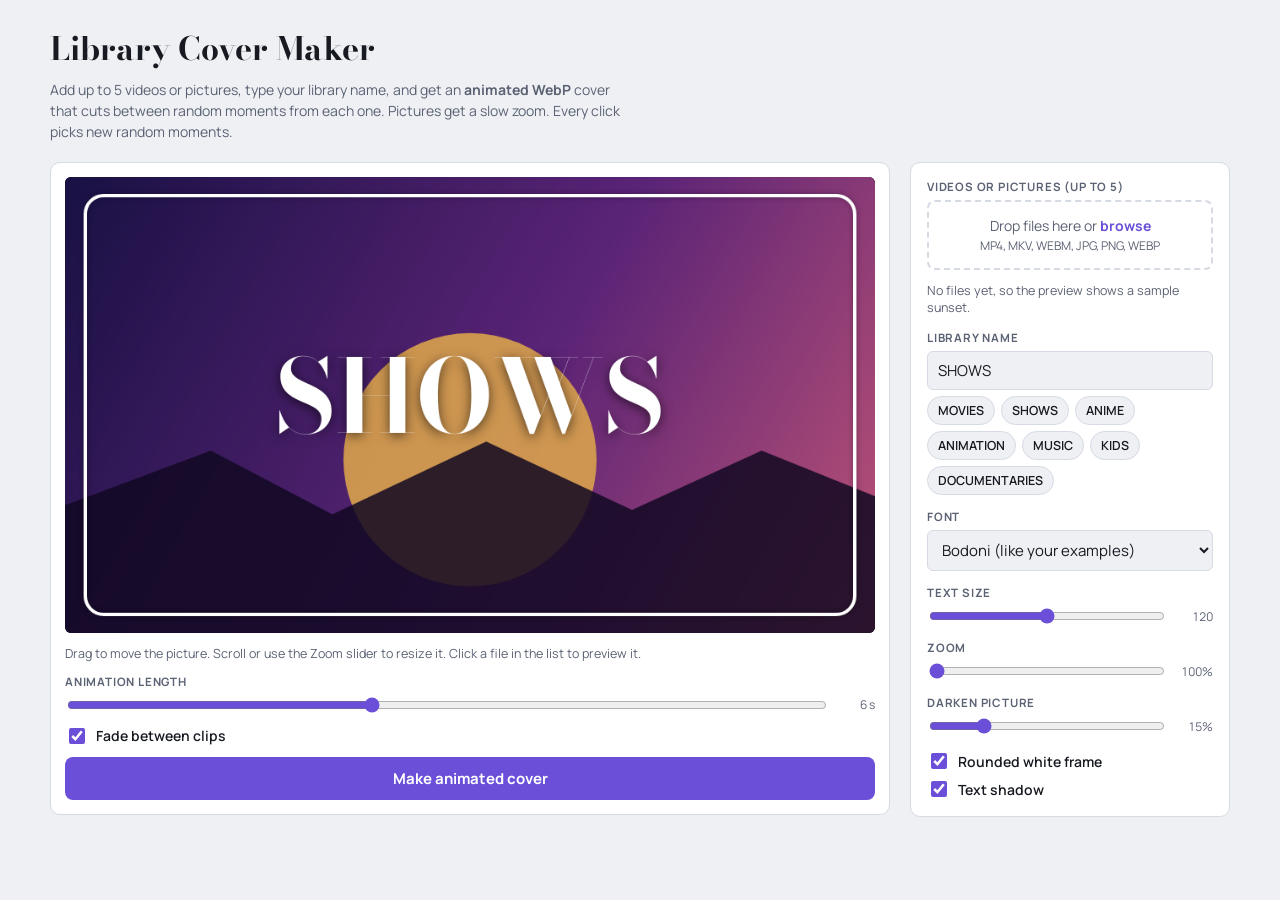
<file: tools/cover-maker/index.html>
<!doctype html>
<html lang="en">
<head>
<meta charset="utf-8">
<meta name="viewport" content="width=device-width, initial-scale=1, viewport-fit=cover">
<style>
body { margin: 0; font-size: 14px; }
img { max-width: 100%; }
[hidden] { display: none !important; }
</style>
<title>Library Cover Maker</title>
<meta name="claude:viewport-fit-sides" content="cover">
<link rel="preconnect" href="https://fonts.googleapis.com">
<link rel="preconnect" href="https://fonts.gstatic.com" crossorigin>
<link rel="stylesheet" href="https://fonts.googleapis.com/css2?family=Bodoni+Moda:wght@500;700&family=Playfair+Display:wght@600;800&family=Cinzel:wght@600;800&family=Bebas+Neue&family=Oswald:wght@500;700&family=Manrope:wght@400;600;700&display=swap">
<style>
/* Layout: one working bench — large live preview on the left, a narrow control rail on the right; stacks on phones. */
:root {
  --bg: #eef0f4;
  --panel: #ffffff;
  --fg: #171a21;
  --muted: #5b6273;
  --line: #d6dae3;
  --accent: #6b4fd8;   /* Jellyfin-adjacent violet */
  --accent-fg: #ffffff;
  --body: "Manrope", system-ui, sans-serif;
  --display: "Bodoni Moda", "Didot", Georgia, serif;
}
@media (prefers-color-scheme: dark) { :root:not([data-theme="light"]) {
  --bg: #101219; --panel: #181b24; --fg: #e9ebf1; --muted: #9aa1b2; --line: #2a2f3c; --accent: #9b84ff; --accent-fg: #120d2a; color-scheme: dark } }
:root[data-theme="dark"] {
  --bg: #101219; --panel: #181b24; --fg: #e9ebf1; --muted: #9aa1b2; --line: #2a2f3c; --accent: #9b84ff; --accent-fg: #120d2a; color-scheme: dark }

body { background: var(--bg); color: var(--fg); font-family: var(--body); }
.wrap { max-width: 1180px; margin: 0 auto; padding-block: 24px 40px;
  padding-left: max(16px, env(safe-area-inset-left, 0px)); padding-right: max(16px, env(safe-area-inset-right, 0px)); }
header h1 { font-family: var(--display); font-weight: 700; font-size: 2rem; margin: 0; text-wrap: balance; }
header p { color: var(--muted); margin: 6px 0 0; max-width: 65ch; line-height: 1.5; }
.bench { display: grid; grid-template-columns: minmax(0, 1fr) 320px; gap: 20px; margin-top: 20px; align-items: start; }
@media (max-width: 860px) { .bench { grid-template-columns: minmax(0,1fr); } }

.stage { background: var(--panel); border: 1px solid var(--line); border-radius: 10px; padding: 14px; display: grid; gap: 12px; min-width: 0; }
canvas { width: 100%; max-width: 100%; aspect-ratio: 16 / 9; display: block; border-radius: 6px; background: #000; touch-action: none; cursor: grab; }
canvas:active { cursor: grabbing; }
.hint { color: var(--muted); font-size: 12.5px; margin: 0; }

.rail { background: var(--panel); border: 1px solid var(--line); border-radius: 10px; padding: 16px; display: grid; gap: 14px; min-width: 0; }
.group { display: grid; gap: 6px; }
label, .lbl { font-size: 11.5px; font-weight: 700; letter-spacing: .07em; text-transform: uppercase; color: var(--muted); }
input[type=text], select { font: inherit; font-size: 15px; padding: 8px 10px; border-radius: 6px; border: 1px solid var(--line); background: var(--bg); color: var(--fg); width: 100%; box-sizing: border-box; }
input[type=range] { width: 100%; accent-color: var(--accent); }
.row { display: flex; align-items: center; gap: 8px; }
.row output { font-variant-numeric: tabular-nums; font-size: 12px; color: var(--muted); min-width: 3.2em; text-align: right; }
.check { display: flex; align-items: center; gap: 8px; font-size: 14px; text-transform: none; letter-spacing: 0; font-weight: 600; color: var(--fg); }
.check input { accent-color: var(--accent); width: 16px; height: 16px; }
.drop { border: 2px dashed var(--line); border-radius: 8px; padding: 14px; text-align: center; font-size: 14px; color: var(--muted); cursor: pointer; }
.drop.over { border-color: var(--accent); color: var(--fg); }
.drop strong { color: var(--accent); }
.sources { display: grid; gap: 6px; margin: 0; padding: 0; list-style: none; }
.sources li { display: flex; align-items: center; gap: 8px; padding: 6px 8px; border: 1px solid var(--line); border-radius: 6px; background: var(--bg); font-size: 13px; cursor: pointer; }
.sources li.active { border-color: var(--accent); }
.sources .n { font-weight: 700; color: var(--accent); font-variant-numeric: tabular-nums; }
.sources .name { flex: 1; min-width: 0; overflow: hidden; text-overflow: ellipsis; white-space: nowrap; }
.sources .kind { font-size: 11px; color: var(--muted); text-transform: uppercase; letter-spacing: .06em; }
.sources button { font: inherit; border: 0; background: none; color: var(--muted); cursor: pointer; font-size: 16px; line-height: 1; padding: 2px 4px; border-radius: 4px; }
.sources button:hover { color: var(--fg); }
.presets { display: flex; flex-wrap: wrap; gap: 6px; }
.presets button { font: inherit; font-size: 12.5px; font-weight: 600; padding: 5px 10px; border-radius: 999px; border: 1px solid var(--line); background: var(--bg); color: var(--fg); cursor: pointer; }
.presets button:hover { border-color: var(--accent); }
.primary { font: inherit; font-weight: 700; font-size: 15px; padding: 11px 14px; border-radius: 8px; border: 0; background: var(--accent); color: var(--accent-fg); cursor: pointer; }
.primary:disabled { opacity: .7; cursor: progress; }
button:focus-visible, input:focus-visible, select:focus-visible, .drop:focus-visible, .sources li:focus-visible { outline: 2px solid var(--accent); outline-offset: 2px; }

.result { display: grid; gap: 10px; }
.dl { display: block; text-align: center; text-decoration: none; }
.result img { width: 100%; max-width: 100%; border-radius: 6px; border: 1px solid var(--line); }
.howto { font-size: 14px; line-height: 1.55; margin: 0; padding-left: 1.2em; }
.howto li + li { margin-top: 4px; }
</style>

<div class="wrap">
  <header>
    <h1>Library Cover Maker</h1>
    <p>Add up to 5 videos or pictures, type your library name, and get an <strong>animated WebP</strong> cover that cuts between random moments from each one. Pictures get a slow zoom. Every click picks new random moments.</p>
  </header>

  <div class="bench">
    <section class="stage">
      <canvas id="cv" width="960" height="540" aria-label="Cover preview"></canvas>
      <p class="hint">Drag to move the picture. Scroll or use the Zoom slider to resize it. Click a file in the list to preview it.</p>

      <div class="result">
        <div class="group">
          <label for="len">Animation length</label>
          <div class="row"><input id="len" type="range" min="2" max="12" step="1" value="6"><output id="lenOut">6 s</output></div>
        </div>
        <label class="check"><input id="fade" type="checkbox" checked> Fade between clips</label>
        <button class="primary" id="make">Make animated cover</button>
        <p class="hint" id="err" hidden></p>
        <div id="out" hidden>
          <ol class="howto">
            <li>Click <strong>Download animated cover</strong> (or right-click the animation → Save image as…).</li>
            <li>In Jellyfin, right-click the library → <strong>Edit images</strong> → upload it with type <strong>Logo</strong>.</li>
            <li>Add the CSS from the chat for that library, then press Ctrl+F5.</li>
          </ol>
          <p class="hint" id="outInfo"></p>
          <a class="primary dl" id="dl" href="#" download="cover.webp">Download animated cover</a>
          <img id="outImg" alt="Finished animated cover, ready to save">
        </div>
      </div>
    </section>

    <aside class="rail">
      <div class="group">
        <span class="lbl">Videos or pictures (up to 5)</span>
        <div class="drop" id="drop" tabindex="0" role="button">Drop files here or <strong>browse</strong><br><span style="font-size:12px">MP4, MKV, WEBM, JPG, PNG, WEBP</span></div>
        <input type="file" id="file" accept="image/*,video/*" multiple hidden>
        <ul class="sources" id="sources"></ul>
        <p class="hint" id="srcHint">No files yet, so the preview shows a sample sunset.</p>
      </div>

      <div class="group">
        <label for="title">Library name</label>
        <input id="title" type="text" value="SHOWS" autocomplete="off">
        <div class="presets" id="presets">
          <button type="button">MOVIES</button><button type="button">SHOWS</button><button type="button">ANIME</button>
          <button type="button">ANIMATION</button><button type="button">MUSIC</button><button type="button">KIDS</button>
          <button type="button">DOCUMENTARIES</button>
        </div>
      </div>

      <div class="group">
        <label for="font">Font</label>
        <select id="font">
          <option value="700|Bodoni Moda">Bodoni (like your examples)</option>
          <option value="800|Playfair Display">Playfair Display</option>
          <option value="800|Cinzel">Cinzel</option>
          <option value="400|Bebas Neue">Bebas Neue</option>
          <option value="700|Oswald">Oswald</option>
        </select>
      </div>

      <div class="group">
        <label for="size">Text size</label>
        <div class="row"><input id="size" type="range" min="40" max="200" value="120"><output id="sizeOut"></output></div>
      </div>
      <div class="group">
        <label for="zoom">Zoom</label>
        <div class="row"><input id="zoom" type="range" min="100" max="300" value="100"><output id="zoomOut"></output></div>
      </div>
      <div class="group">
        <label for="dim">Darken picture</label>
        <div class="row"><input id="dim" type="range" min="0" max="70" value="15"><output id="dimOut"></output></div>
      </div>

      <div class="group">
        <label class="check"><input id="border" type="checkbox" checked> Rounded white frame</label>
        <label class="check"><input id="shadow" type="checkbox" checked> Text shadow</label>
      </div>
    </aside>
  </div>
</div>

<script>
(() => {
  const W = 960, H = 540, MAX_FILES = 5;
  const cv = document.getElementById('cv'), ctx = cv.getContext('2d');
  const $ = id => document.getElementById(id);
  // sources: { el, isVideo, name, url }
  const state = { sources: [], active: 0, ox: 0, oy: 0 };

  // Sample background so the tool opens in a working state.
  const sample = document.createElement('canvas'); sample.width = W; sample.height = H;
  (() => {
    const s = sample.getContext('2d');
    const g = s.createLinearGradient(0, 0, W, H);
    g.addColorStop(0, '#1d1450'); g.addColorStop(.55, '#6b2a8c'); g.addColorStop(1, '#e0628a');
    s.fillStyle = g; s.fillRect(0, 0, W, H);
    s.fillStyle = 'rgba(255,190,90,.9)'; s.beginPath(); s.arc(W * .5, H * .62, 150, 0, Math.PI * 2); s.fill();
    s.fillStyle = 'rgba(20,10,40,.85)';
    s.beginPath(); s.moveTo(0, H); s.lineTo(0, H*.72); s.lineTo(W*.18, H*.6); s.lineTo(W*.33, H*.74); s.lineTo(W*.52, H*.58); s.lineTo(W*.7, H*.73); s.lineTo(W*.86, H*.6); s.lineTo(W, H*.7); s.lineTo(W, H); s.fill();
  })();
  const sampleSource = { el: sample, isVideo: false, name: 'sample' };

  const activeSource = () => state.sources[state.active] || sampleSource;
  function srcSize(s) {
    if (s.isVideo) return [s.el.videoWidth, s.el.videoHeight];
    return [s.el.naturalWidth || s.el.width, s.el.naturalHeight || s.el.height];
  }

  function roundRect(x, y, w, h, r) {
    ctx.beginPath();
    ctx.moveTo(x + r, y); ctx.arcTo(x + w, y, x + w, y + h, r); ctx.arcTo(x + w, y + h, x, y + h, r);
    ctx.arcTo(x, y + h, x, y, r); ctx.arcTo(x, y, x + w, y, r); ctx.closePath();
  }

  function draw(src, zoomMul) {
    if (!src || !src.el) src = activeSource();
    if (typeof zoomMul !== 'number') zoomMul = 1;
    const [sw, sh] = srcSize(src);
    ctx.clearRect(0, 0, W, H);
    ctx.fillStyle = '#000'; ctx.fillRect(0, 0, W, H);
    if (sw && sh) {
      const zoom = $('zoom').value / 100 * zoomMul;
      const scale = Math.max(W / sw, H / sh) * zoom;
      const dw = sw * scale, dh = sh * scale;
      // clamp pan so the picture always covers the frame
      const mx = (dw - W) / 2, my = (dh - H) / 2;
      const ox = Math.max(-mx, Math.min(mx, state.ox)), oy = Math.max(-my, Math.min(my, state.oy));
      ctx.drawImage(src.el, (W - dw) / 2 + ox, (H - dh) / 2 + oy, dw, dh);
    }
    const dim = $('dim').value / 100;
    if (dim) { ctx.fillStyle = `rgba(0,0,0,${dim})`; ctx.fillRect(0, 0, W, H); }

    if ($('border').checked) {
      ctx.save();
      ctx.shadowColor = 'rgba(0,0,0,.35)'; ctx.shadowBlur = 6;
      ctx.strokeStyle = '#fff'; ctx.lineWidth = 4;
      roundRect(24, 22, W - 48, H - 44, 22); ctx.stroke();
      ctx.restore();
    }

    const [weight, family] = $('font').value.split('|');
    const text = ($('title').value || '').toUpperCase();
    let size = +$('size').value;
    ctx.font = `${weight} ${size}px "${family}", Georgia, serif`;
    const maxW = W - 120;
    const tw = ctx.measureText(text).width;
    if (tw > maxW) { size = Math.floor(size * maxW / tw); ctx.font = `${weight} ${size}px "${family}", Georgia, serif`; }
    ctx.textAlign = 'center'; ctx.textBaseline = 'middle';
    ctx.save();
    if ($('shadow').checked) { ctx.shadowColor = 'rgba(0,0,0,.6)'; ctx.shadowBlur = 14; ctx.shadowOffsetY = 3; }
    ctx.fillStyle = '#fff';
    ctx.fillText(text, W / 2, H / 2 + size * 0.04);
    ctx.restore();

    $('sizeOut').textContent = $('size').value;
    $('zoomOut').textContent = $('zoom').value + '%';
    $('dimOut').textContent = $('dim').value + '%';
    $('lenOut').textContent = $('len').value + ' s';
  }
  const redraw = () => draw();

  // Fonts load async; redraw once each is ready.
  const fams = ['700 20px "Bodoni Moda"', '800 20px "Playfair Display"', '800 20px "Cinzel"', '400 20px "Bebas Neue"', '700 20px "Oswald"'];
  Promise.all(fams.map(f => document.fonts.load(f).catch(() => {}))).then(redraw);
  redraw();

  // Controls
  ['title', 'size', 'zoom', 'dim', 'len'].forEach(id => $(id).addEventListener('input', redraw));
  ['font', 'border', 'shadow'].forEach(id => $(id).addEventListener('change', redraw));
  $('presets').addEventListener('click', e => { if (e.target.tagName === 'BUTTON') { $('title').value = e.target.textContent; redraw(); } });

  // ---- Source files ----
  const drop = $('drop'), file = $('file');
  drop.addEventListener('click', () => file.click());
  drop.addEventListener('keydown', e => { if (e.key === 'Enter' || e.key === ' ') { e.preventDefault(); file.click(); } });
  drop.addEventListener('dragover', e => { e.preventDefault(); drop.classList.add('over'); });
  drop.addEventListener('dragleave', () => drop.classList.remove('over'));
  drop.addEventListener('drop', e => { e.preventDefault(); drop.classList.remove('over'); addFiles(e.dataTransfer.files); });
  file.addEventListener('change', () => { addFiles(file.files); file.value = ''; });
  document.addEventListener('paste', e => {
    const files = [...(e.clipboardData?.items || [])].filter(i => i.type.startsWith('image/')).map(i => i.getAsFile());
    if (files.length) addFiles(files);
  });

  const isVideoFile = f => f.type.startsWith('video/') || /\.(mkv|mp4|webm|mov|m4v)$/i.test(f.name);
  const randomTime = (v, len = 0) => Math.random() * Math.max(0, v.duration - len);

  function seekTo(v, t) {
    return new Promise(res => {
      const done = () => { clearTimeout(timer); res(); };
      const timer = setTimeout(done, 3000);
      v.addEventListener('seeked', done, { once: true });
      v.currentTime = t;
    });
  }

  function loadOne(f) {
    const url = URL.createObjectURL(f);
    const name = f.name || 'pasted image';
    return new Promise(resolve => {
      if (isVideoFile(f)) {
        const v = document.createElement('video');
        v.muted = true; v.playsInline = true; v.preload = 'auto'; v.src = url;
        v.addEventListener('loadeddata', async () => {
          await seekTo(v, randomTime(v));
          resolve({ el: v, isVideo: true, name, url });
        }, { once: true });
        v.addEventListener('error', () => { URL.revokeObjectURL(url); resolve({ error: `${name}: your browser can’t play this video. Try an MP4.` }); }, { once: true });
      } else {
        const img = new Image();
        img.onload = () => resolve({ el: img, isVideo: false, name, url });
        img.onerror = () => { URL.revokeObjectURL(url); resolve({ error: `${name}: not a picture this browser can open.` }); };
        img.src = url;
      }
    });
  }

  async function addFiles(list) {
    const files = [...list].filter(f => f && (f.type.startsWith('image/') || isVideoFile(f)));
    const room = MAX_FILES - state.sources.length;
    const msgs = [];
    if (files.length > room) msgs.push(room > 0 ? `Only the first ${room} file(s) were added (the limit is ${MAX_FILES}).` : `You already have ${MAX_FILES} files. Remove one to add another.`);
    $('srcHint').textContent = 'Loading…';
    for (const f of files.slice(0, Math.max(0, room))) {
      const s = await loadOne(f);
      if (s.error) msgs.push(s.error);
      else { state.sources.push(s); state.active = state.sources.length - 1; }
    }
    renderSources(msgs);
    redraw();
  }

  function removeSource(i) {
    const [s] = state.sources.splice(i, 1);
    if (s?.url) URL.revokeObjectURL(s.url);
    state.active = Math.min(state.active, Math.max(0, state.sources.length - 1));
    renderSources([]);
    redraw();
  }

  function renderSources(msgs) {
    const ul = $('sources');
    ul.innerHTML = '';
    state.sources.forEach((s, i) => {
      const li = document.createElement('li');
      li.tabIndex = 0;
      if (i === state.active) li.classList.add('active');
      li.innerHTML = `<span class="n">${i + 1}</span><span class="name"></span><span class="kind">${s.isVideo ? 'video' : 'picture'}</span><button type="button" aria-label="Remove">×</button>`;
      li.querySelector('.name').textContent = s.name;
      li.addEventListener('click', e => {
        if (e.target.tagName === 'BUTTON') { removeSource(i); return; }
        state.active = i; renderSources([]); redraw();
      });
      li.addEventListener('keydown', e => { if (e.key === 'Enter') { state.active = i; renderSources([]); redraw(); } });
      ul.appendChild(li);
    });
    const n = state.sources.length;
    const base = n ? `${n} of ${MAX_FILES} files. The animation uses a random moment from each.` : 'No files yet, so the preview shows a sample sunset.';
    $('srcHint').textContent = [base, ...msgs].join(' ');
    drop.hidden = n >= MAX_FILES;
  }

  // Drag to pan, wheel to zoom
  let drag = null;
  cv.addEventListener('pointerdown', e => { drag = { x: e.clientX, y: e.clientY, ox: state.ox, oy: state.oy }; cv.setPointerCapture(e.pointerId); });
  cv.addEventListener('pointermove', e => {
    if (!drag) return;
    const k = W / cv.getBoundingClientRect().width;
    state.ox = drag.ox + (e.clientX - drag.x) * k; state.oy = drag.oy + (e.clientY - drag.y) * k; redraw();
  });
  cv.addEventListener('pointerup', () => drag = null);
  cv.addEventListener('wheel', e => {
    e.preventDefault();
    const z = $('zoom'); z.value = Math.max(100, Math.min(300, +z.value - Math.sign(e.deltaY) * 10)); redraw();
  }, { passive: false });

  // ---- Animated WebP export ----
  // Each frame is encoded by the browser as a still WebP, then the frames are
  // packed into one animated WebP (VP8X + ANIM + ANMF chunks).
  const OW = 640, OH = 360, FPS = 12, FADE = 4;

  const concat = arrs => {
    const out = new Uint8Array(arrs.reduce((n, a) => n + a.length, 0));
    let p = 0; for (const a of arrs) { out.set(a, p); p += a.length; }
    return out;
  };
  const le = (n, bytes) => { const a = []; for (let i = 0; i < bytes; i++) a.push((n >>> (8 * i)) & 255); return a; };
  const ascii = s => new Uint8Array([...s].map(c => c.charCodeAt(0)));
  const chunk = (id, payload) => {
    const out = new Uint8Array(8 + payload.length + (payload.length & 1));
    out.set(ascii(id), 0); out.set(le(payload.length, 4), 4); out.set(payload, 8);
    return out;
  };
  function frameChunks(u8) {
    const parts = []; let p = 12;
    while (p + 8 <= u8.length) {
      const id = String.fromCharCode(u8[p], u8[p + 1], u8[p + 2], u8[p + 3]);
      const sz = (u8[p + 4] | u8[p + 5] << 8 | u8[p + 6] << 16 | u8[p + 7] << 24) >>> 0;
      const end = p + 8 + sz + (sz & 1);
      if (id === 'ALPH' || id === 'VP8 ' || id === 'VP8L') parts.push({ id, data: u8.subarray(p, end) });
      p = end;
    }
    return parts;
  }
  function muxWebP(frames, w, h, ms, alpha) {
    const vp8x = chunk('VP8X', new Uint8Array([(alpha ? 0x10 : 0) | 0x02, 0, 0, 0, ...le(w - 1, 3), ...le(h - 1, 3)]));
    const anim = chunk('ANIM', new Uint8Array([0, 0, 0, 0, 0, 0])); // black bg, loop forever
    const anmf = frames.map(f => chunk('ANMF', concat([
      new Uint8Array([...le(0, 3), ...le(0, 3), ...le(w - 1, 3), ...le(h - 1, 3), ...le(ms, 3), 0x02]), f
    ])));
    const body = concat([ascii('WEBP'), vp8x, anim, ...anmf]);
    return new Blob([concat([ascii('RIFF'), new Uint8Array(le(body.length, 4)), body])], { type: 'image/webp' });
  }

  $('make').addEventListener('click', async () => {
    const btn = $('make'), err = $('err');
    btn.disabled = true; err.hidden = true;
    const len = +$('len').value, total = Math.round(len * FPS), ms = Math.round(1000 / FPS);
    const list = state.sources.length ? state.sources : [sampleSource];
    const k = list.length;
    const fade = $('fade').checked && k > 1;
    // Split the frames evenly between the files; the last one takes any remainder.
    const counts = list.map((_, i) => i < k - 1 ? Math.floor(total / k) : total - Math.floor(total / k) * (k - 1));

    const oc = document.createElement('canvas'); oc.width = OW; oc.height = OH;
    const octx = oc.getContext('2d');
    const prev = document.createElement('canvas'); prev.width = OW; prev.height = OH;
    const pctx = prev.getContext('2d');
    const frames = []; let alpha = false, made = 0;

    try {
      for (let s = 0; s < k; s++) {
        const src = list[s], n = counts[s];
        const start = src.isVideo ? randomTime(src.el, n / FPS) : 0;
        for (let i = 0; i < n; i++) {
          if (src.isVideo) { await seekTo(src.el, start + i / FPS); draw(src, 1); }
          else if (k === 1) draw(src, 1 + 0.12 * (1 - Math.cos(2 * Math.PI * i / n)) / 2); // zoom in and back out, loops cleanly
          else draw(src, 1 + 0.12 * i / n); // slow push-in

          octx.globalAlpha = 1;
          octx.drawImage(cv, 0, 0, OW, OH);
          if (fade && s > 0 && i < FADE) {
            octx.globalAlpha = 1 - (i + 1) / (FADE + 1);
            octx.drawImage(prev, 0, 0);
            octx.globalAlpha = 1;
          }

          const url = oc.toDataURL('image/webp', 0.78);
          if (!url.startsWith('data:image/webp')) throw new Error('nowebp');
          const bin = atob(url.slice(url.indexOf(',') + 1));
          const parts = frameChunks(Uint8Array.from(bin, c => c.charCodeAt(0)));
          if (parts.some(c => c.id === 'ALPH')) alpha = true;
          frames.push(concat(parts.map(c => c.data)));
          made++;
          btn.textContent = `Making frame ${made} of ${total}…`;
          await new Promise(r => setTimeout(r, 0));
        }
        pctx.drawImage(oc, 0, 0); // remember this clip's last frame for the next fade
      }
      const blob = muxWebP(frames, OW, OH, ms, alpha);
      const img = $('outImg');
      if (img.src.startsWith('blob:')) URL.revokeObjectURL(img.src);
      img.src = URL.createObjectURL(blob);
      $('dl').href = img.src;
      $('dl').download = (($('title').value || 'cover').trim().toLowerCase().replace(/[^a-z0-9]+/g, '-') || 'cover') + '.webp';
      $('outInfo').textContent = `${OW}×${OH}, ${len} seconds, ${k} clip${k > 1 ? 's' : ''}, ${(blob.size / 1024 / 1024).toFixed(1)} MB. Click Make again for different random moments.`;
      $('out').hidden = false;
      img.scrollIntoView({ behavior: matchMedia('(prefers-reduced-motion: reduce)').matches ? 'auto' : 'smooth', block: 'nearest' });
    } catch (e) {
      err.textContent = e.message === 'nowebp'
        ? 'This browser can’t make WebP images. Open this page in Edge, Chrome or Firefox.'
        : 'Something went wrong making the animation: ' + e.message;
      err.hidden = false;
    } finally {
      btn.disabled = false; btn.textContent = 'Make animated cover';
      redraw();
    }
  });
})();
</script>

</body>
</html>
</file>
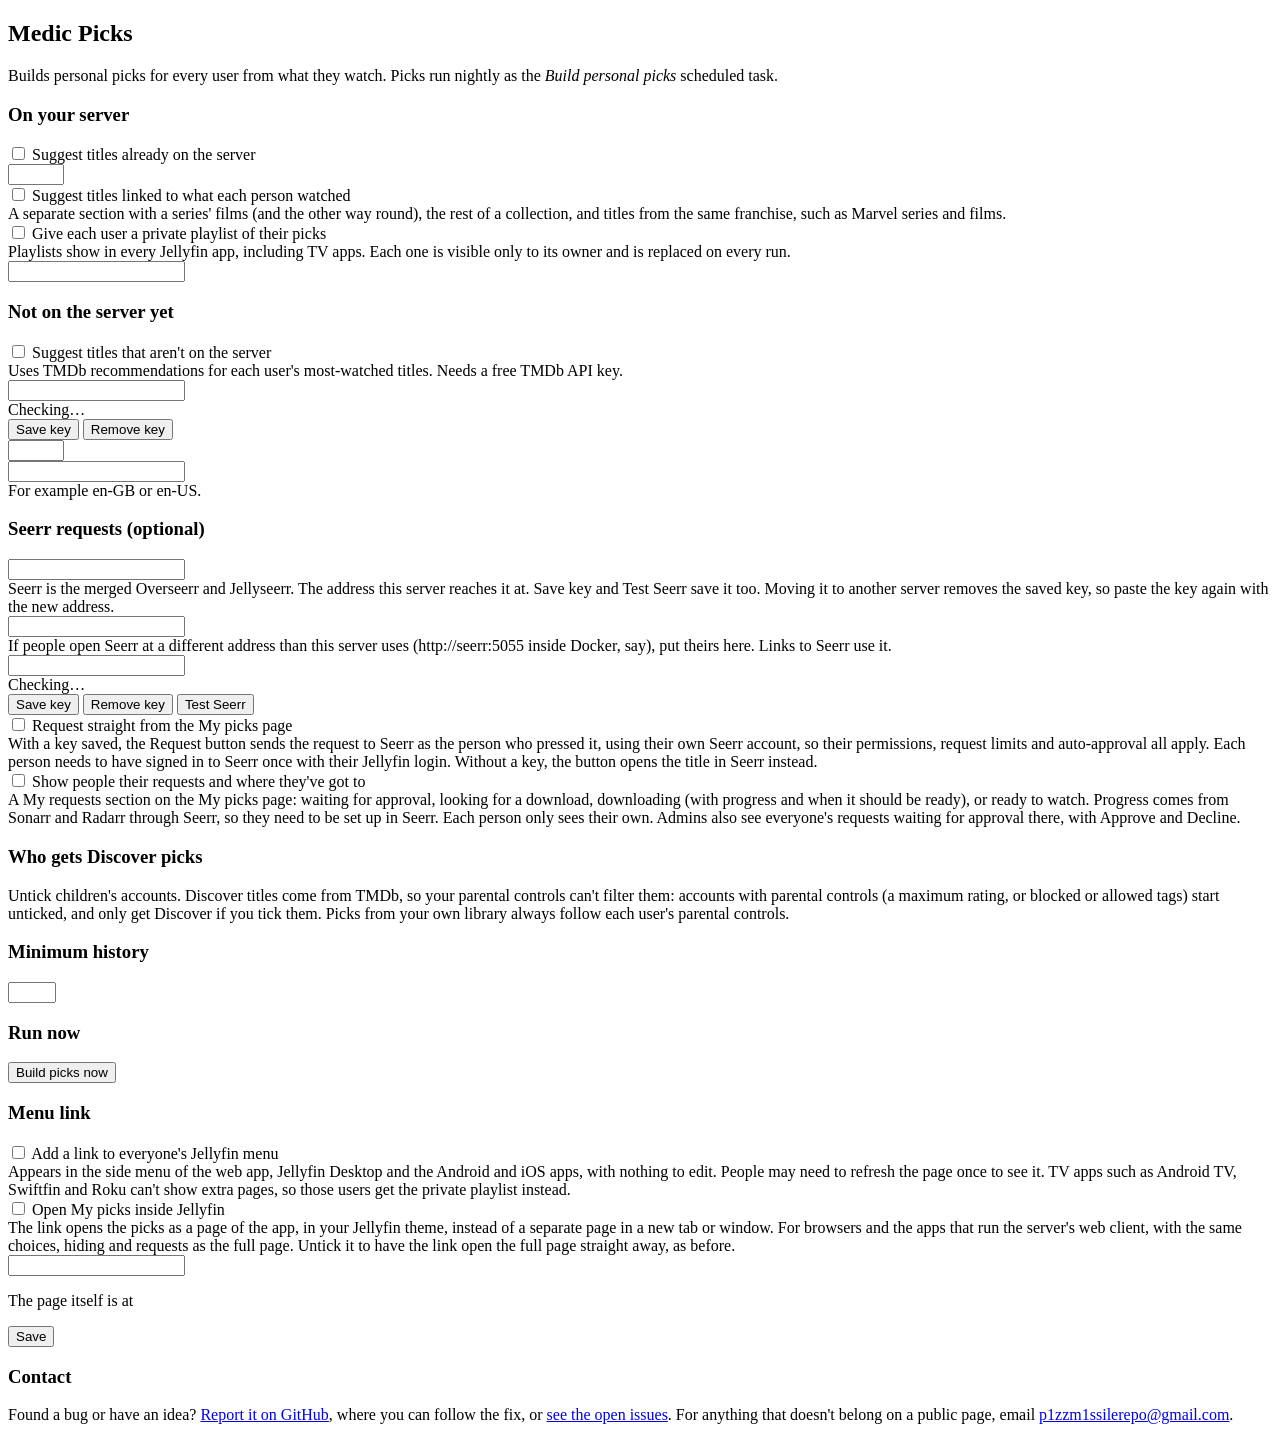
<file: Jellyfin.Plugin.MedicPicks/Configuration/configPage.html>
<!DOCTYPE html>
<html lang="en">
<head>
    <meta charset="utf-8">
    <title>Medic Picks</title>
</head>
<body>
<div id="MedicPicksConfigPage" data-role="page" class="page type-interior pluginConfigurationPage"
     data-require="emby-input,emby-button,emby-select,emby-checkbox">
    <div data-role="content">
        <div class="content-primary">
            <h2 class="sectionTitle">Medic Picks</h2>
            <p>Builds personal picks for every user from what they watch. Picks run nightly as the
               <em>Build personal picks</em> scheduled task.</p>

            <form id="MedicPicksConfigForm">
                <h3>On your server</h3>
                <div class="checkboxContainer checkboxContainer-withDescription">
                    <label>
                        <input is="emby-checkbox" type="checkbox" id="EnableLibraryPicks" />
                        <span>Suggest titles already on the server</span>
                    </label>
                </div>
                <div class="inputContainer">
                    <input is="emby-input" type="number" id="LibraryPickCount" min="1" max="100" label="Picks per user" />
                </div>
                <div class="checkboxContainer checkboxContainer-withDescription">
                    <label>
                        <input is="emby-checkbox" type="checkbox" id="EnableLinkedPicks" />
                        <span>Suggest titles linked to what each person watched</span>
                    </label>
                    <div class="fieldDescription checkboxFieldDescription">
                        A separate section with a series' films (and the other way round), the rest of a collection,
                        and titles from the same franchise, such as Marvel series and films.
                    </div>
                </div>
                <div class="checkboxContainer checkboxContainer-withDescription">
                    <label>
                        <input is="emby-checkbox" type="checkbox" id="CreatePlaylists" />
                        <span>Give each user a private playlist of their picks</span>
                    </label>
                    <div class="fieldDescription checkboxFieldDescription">
                        Playlists show in every Jellyfin app, including TV apps. Each one is visible only to its owner
                        and is replaced on every run.
                    </div>
                </div>
                <div class="inputContainer">
                    <input is="emby-input" type="text" id="PlaylistName" label="Playlist name" />
                </div>

                <h3>Not on the server yet</h3>
                <div class="checkboxContainer checkboxContainer-withDescription">
                    <label>
                        <input is="emby-checkbox" type="checkbox" id="EnableDiscover" />
                        <span>Suggest titles that aren't on the server</span>
                    </label>
                    <div class="fieldDescription checkboxFieldDescription">
                        Uses TMDb recommendations for each user's most-watched titles. Needs a free TMDb API key.
                    </div>
                </div>

                <div class="inputContainer">
                    <input is="emby-input" type="password" id="TmdbKey" autocomplete="off" label="TMDb API key or read access token" />
                    <div class="fieldDescription" id="TmdbKeyStatus">Checking…</div>
                </div>
                <button is="emby-button" type="button" id="SaveTmdbKey" class="raised button-alt block">
                    <span>Save key</span>
                </button>
                <button is="emby-button" type="button" id="ClearTmdbKey" class="raised button-alt block">
                    <span>Remove key</span>
                </button>

                <div class="inputContainer">
                    <input is="emby-input" type="number" id="DiscoverPickCount" min="1" max="100" label="Discover picks per user" />
                </div>
                <div class="inputContainer">
                    <input is="emby-input" type="text" id="TmdbLanguage" label="Language for titles and summaries" />
                    <div class="fieldDescription">For example en-GB or en-US.</div>
                </div>
                <h3>Seerr requests (optional)</h3>
                <div class="inputContainer">
                    <input is="emby-input" type="url" id="JellyseerrUrl" label="Seerr address" />
                    <div class="fieldDescription">Seerr is the merged Overseerr and Jellyseerr. The address this server reaches it
                        at. Save key and Test Seerr save it too. Moving it to another server removes the saved key, so paste
                        the key again with the new address.</div>
                </div>
                <div class="inputContainer">
                    <input is="emby-input" type="url" id="SeerrLinkUrl" label="Seerr address for viewers (optional)" />
                    <div class="fieldDescription">If people open Seerr at a different address than this server uses
                        (http://seerr:5055 inside Docker, say), put theirs here. Links to Seerr use it.</div>
                </div>
                <div class="inputContainer">
                    <input is="emby-input" type="password" id="SeerrKey" autocomplete="off" label="Seerr API key (Seerr → Settings → General)" />
                    <div class="fieldDescription" id="SeerrKeyStatus">Checking…</div>
                </div>
                <button is="emby-button" type="button" id="SaveSeerrKey" class="raised button-alt block"><span>Save key</span></button>
                <button is="emby-button" type="button" id="ClearSeerrKey" class="raised button-alt block"><span>Remove key</span></button>
                <button is="emby-button" type="button" id="TestSeerr" class="raised button-alt block"><span>Test Seerr</span></button>
                <div class="checkboxContainer checkboxContainer-withDescription">
                    <label>
                        <input is="emby-checkbox" type="checkbox" id="SeerrDirectRequests" />
                        <span>Request straight from the My picks page</span>
                    </label>
                    <div class="fieldDescription checkboxFieldDescription">
                        With a key saved, the Request button sends the request to Seerr as the person who pressed it, using
                        their own Seerr account, so their permissions, request limits and auto-approval all apply.
                        Each person needs to have signed in to Seerr once with their Jellyfin login. Without a key,
                        the button opens the title in Seerr instead.
                    </div>
                </div>
                <div class="checkboxContainer checkboxContainer-withDescription">
                    <label>
                        <input is="emby-checkbox" type="checkbox" id="ShowRequests" />
                        <span>Show people their requests and where they've got to</span>
                    </label>
                    <div class="fieldDescription checkboxFieldDescription">
                        A My requests section on the My picks page: waiting for approval, looking for a download,
                        downloading (with progress and when it should be ready), or ready to watch. Progress comes from
                        Sonarr and Radarr through Seerr, so they need to be set up in Seerr. Each person only sees their own.
                        Admins also see everyone's requests waiting for approval there, with Approve and Decline.
                    </div>
                </div>

                <h3>Who gets Discover picks</h3>
                <div class="fieldDescription" style="margin-bottom:0.8em;">
                    Untick children's accounts. Discover titles come from TMDb, so your parental controls can't filter them:
                    accounts with parental controls (a maximum rating, or blocked or allowed tags) start unticked, and only get Discover if you tick them.
                    Picks from your own library always follow each user's parental controls.
                </div>
                <div id="DiscoverUsers"></div>

                <h3>Minimum history</h3>
                <div class="inputContainer">
                    <input is="emby-input" type="number" id="MinimumWatchedTitles" min="1" max="50" label="Watched titles needed before picks are built" />
                </div>

            </form>

            <h3>Run now</h3>
            <p id="RunStatus"></p>
            <button is="emby-button" type="button" id="RunNow" class="raised button-alt block">
                <span>Build picks now</span>
            </button>

            <h3>Menu link</h3>
            <div class="checkboxContainer checkboxContainer-withDescription">
                <label>
                    <input is="emby-checkbox" type="checkbox" id="AddMenuLink" form="MedicPicksConfigForm" />
                    <span>Add a link to everyone's Jellyfin menu</span>
                </label>
                <div class="fieldDescription checkboxFieldDescription">
                    Appears in the side menu of the web app, Jellyfin Desktop and the Android and iOS apps, with nothing
                    to edit. People may need to refresh the page once to see it. TV apps such as Android TV, Swiftfin and
                    Roku can't show extra pages, so those users get the private playlist instead.
                </div>
            </div>
            <div class="checkboxContainer checkboxContainer-withDescription">
                <label>
                    <input is="emby-checkbox" type="checkbox" id="OpenInApp" form="MedicPicksConfigForm" />
                    <span>Open My picks inside Jellyfin</span>
                </label>
                <div class="fieldDescription checkboxFieldDescription">
                    The link opens the picks as a page of the app, in your Jellyfin theme, instead of a separate page in
                    a new tab or window. For browsers and the apps that run the server's web client, with the same choices, hiding and
                    requests as the full page. Untick it to have the link open the full page straight away, as before.
                </div>
            </div>
            <div class="inputContainer">
                <input is="emby-input" type="text" id="MenuLinkName" form="MedicPicksConfigForm" label="Menu link name" />
            </div>
            <p class="fieldDescription">The page itself is at <code id="PicksUrl"></code></p>

            <div>
                <button is="emby-button" type="submit" form="MedicPicksConfigForm" class="raised button-submit block emby-button">
                    <span>Save</span>
                </button>
            </div>

            <h3>Contact</h3>
            <p class="fieldDescription">
                Found a bug or have an idea? <a href="https://github.com/P1zzm1ssile/Jellyfin-Medic/issues/new/choose" target="_blank" rel="noopener">Report it on GitHub</a>,
                where you can follow the fix, or <a href="https://github.com/P1zzm1ssile/Jellyfin-Medic/issues" target="_blank" rel="noopener">see the open issues</a>.
                For anything that doesn't belong on a public page, email <a href="mailto:p1zzm1ssilerepo@gmail.com?subject=Medic%20Picks">p1zzm1ssilerepo@gmail.com</a>.
            </p>
        </div>
    </div>

    <script type="text/javascript">
        (function () {
            var pluginId = 'b34ec5d1-b70f-435f-b77d-9b76979b03c7';
            var page = document.querySelector('#MedicPicksConfigPage');

            function $(id) { return page.querySelector('#' + id); }

            // Who got Discover picks when the page loaded or last saved, to spot a change in either direction.
            var savedDiscover = false;
            var savedDisabled = [];

            function refreshStatus() {
                ApiClient.ajax({ type: 'GET', url: ApiClient.getUrl('MedicPicks/Admin/Status'), dataType: 'json' })
                    .then(function (s) {
                        $('TmdbKeyStatus').textContent = !s.tmdbKeySet
                            ? 'No key saved. Discover picks are off until you add one.'
                            : !$('EnableDiscover').checked
                                ? 'A key is saved, but Discover picks are switched off. Tick "Suggest titles that aren\'t on the server" above and save.'
                                : 'A key is saved. It is stored separately from these settings and is never shown again.';
                        $('RunStatus').textContent = s.usersWithPicks + ' user(s) have picks.';
                        $('SeerrKeyStatus').textContent = !s.seerrKeySet
                            ? 'No Seerr key saved. The Request button will open Seerr instead.'
                            : !$('JellyseerrUrl').value.trim()
                                ? 'A Seerr key is saved, but there\'s no Seerr address yet. Add it above and save.'
                                : 'A Seerr key is saved. It is stored separately from these settings and is never shown again.';
                    })
                    .catch(function () { $('TmdbKeyStatus').textContent = 'Could not check the key.'; });
            }

            // Parental controls the server applies to an account; Discover can't follow them.
            function hasLimits(u) {
                var p = u.Policy || {};
                return (p.MaxParentalRating !== null && p.MaxParentalRating !== undefined)
                    || (p.BlockedTags || []).length > 0 || (p.AllowedTags || []).length > 0;
            }

            // Ids of the accounts unticked on the page now.
            function untickedIds() {
                return Array.prototype.slice.call(page.querySelectorAll('.discoverUser'))
                    .filter(function (box) { return !box.checked; })
                    .map(function (box) { return norm(box.getAttribute('data-userid')); });
            }

            function renderUsers(users, disabled, allowedLimited) {
                var box = $('DiscoverUsers');
                box.innerHTML = '';
                users.forEach(function (u) {
                    var limited = hasLimits(u);
                    var wrap = document.createElement('div');
                    wrap.className = 'checkboxContainer';
                    var label = document.createElement('label');
                    var input = document.createElement('input');
                    input.type = 'checkbox';
                    input.setAttribute('is', 'emby-checkbox');
                    input.className = 'discoverUser';
                    input.setAttribute('data-userid', u.Id);
                    if (limited) input.setAttribute('data-limited', 'true');
                    input.checked = limited ? allowedLimited.indexOf(norm(u.Id)) !== -1 : disabled.indexOf(norm(u.Id)) === -1;
                    var span = document.createElement('span');
                    span.textContent = u.Name + (limited ? ' (has parental controls)' : '');
                    label.appendChild(input);
                    label.appendChild(span);
                    wrap.appendChild(label);
                    box.appendChild(wrap);
                });
            }

            function norm(id) { return String(id).replace(/-/g, '').toLowerCase(); }

            page.addEventListener('pageshow', function () {
                Dashboard.showLoadingMsg();
                var picksUrl = ApiClient.serverAddress() + '/MedicPicks/Page';
                $('PicksUrl').textContent = picksUrl;

                Promise.all([ApiClient.getPluginConfiguration(pluginId), ApiClient.getUsers()])
                    .then(function (results) {
                        var config = results[0];
                        var users = results[1] || [];
                        $('EnableLibraryPicks').checked = config.EnableLibraryPicks;
                        $('LibraryPickCount').value = config.LibraryPickCount;
                        $('CreatePlaylists').checked = config.CreatePlaylists;
                        $('EnableLinkedPicks').checked = config.EnableLinkedPicks !== false;
                        $('PlaylistName').value = config.PlaylistName || '';
                        $('EnableDiscover').checked = config.EnableDiscover;
                        savedDiscover = config.EnableDiscover;
                        $('DiscoverPickCount').value = config.DiscoverPickCount;
                        $('TmdbLanguage').value = config.TmdbLanguage || 'en-GB';
                        $('JellyseerrUrl').value = config.JellyseerrUrl || '';
                        $('SeerrLinkUrl').value = config.SeerrLinkUrl || '';
                        $('SeerrDirectRequests').checked = config.SeerrDirectRequests !== false;
                        $('ShowRequests').checked = config.ShowRequests !== false;
                        $('MinimumWatchedTitles').value = config.MinimumWatchedTitles;
                        $('AddMenuLink').checked = config.AddMenuLink !== false;
                        $('OpenInApp').checked = config.OpenInApp !== false;
                        $('MenuLinkName').value = config.MenuLinkName || 'My picks';
                        renderUsers(users, (config.DiscoverDisabledUserIds || []).map(norm), (config.DiscoverAllowedLimitedUserIds || []).map(norm));
                        savedDisabled = untickedIds();
                        refreshStatus();
                        Dashboard.hideLoadingMsg();
                    })
                    .catch(function () { Dashboard.hideLoadingMsg(); });
            });

            // Reads the form into the saved settings. Every button that saves something (Save, Save key,
            // Test Seerr) saves the whole form, so an address typed next to a key is never lost.
            function saveSettings() {
                return ApiClient.getPluginConfiguration(pluginId).then(function (config) {
                    config.EnableLibraryPicks = $('EnableLibraryPicks').checked;
                    config.LibraryPickCount = parseInt($('LibraryPickCount').value, 10) || 20;
                    config.CreatePlaylists = $('CreatePlaylists').checked;
                    config.EnableLinkedPicks = $('EnableLinkedPicks').checked;
                    config.PlaylistName = $('PlaylistName').value.trim() || 'Picks for you';
                    config.EnableDiscover = $('EnableDiscover').checked;
                    config.DiscoverPickCount = parseInt($('DiscoverPickCount').value, 10) || 20;
                    config.TmdbLanguage = $('TmdbLanguage').value.trim() || 'en-GB';
                    config.JellyseerrUrl = $('JellyseerrUrl').value.trim();
                    config.SeerrLinkUrl = $('SeerrLinkUrl').value.trim();
                    config.SeerrDirectRequests = $('SeerrDirectRequests').checked;
                    config.ShowRequests = $('ShowRequests').checked;
                    config.MinimumWatchedTitles = parseInt($('MinimumWatchedTitles').value, 10) || 3;
                    config.AddMenuLink = $('AddMenuLink').checked;
                    config.OpenInApp = $('OpenInApp').checked;
                    config.MenuLinkName = $('MenuLinkName').value.trim() || 'My picks';
                    var boxes = Array.prototype.slice.call(page.querySelectorAll('.discoverUser'));
                    // An account with parental controls is off unless ticked, so it's kept in its own list.
                    config.DiscoverDisabledUserIds = boxes
                        .filter(function (box) { return !box.checked && !box.hasAttribute('data-limited'); })
                        .map(function (box) { return box.getAttribute('data-userid'); });
                    config.DiscoverAllowedLimitedUserIds = boxes
                        .filter(function (box) { return box.checked && box.hasAttribute('data-limited'); })
                        .map(function (box) { return box.getAttribute('data-userid'); });
                    var disabled = untickedIds();
                    var discoverChanged = config.EnableDiscover !== savedDiscover;
                    // Only people ticked or unticked since the last save; with Discover off for everyone, nobody's picks change.
                    var peopleChanged = !config.EnableDiscover ? [] : disabled
                        .filter(function (id) { return savedDisabled.indexOf(id) === -1; })
                        .concat(savedDisabled.filter(function (id) { return disabled.indexOf(id) === -1; }));
                    return ApiClient.updatePluginConfiguration(pluginId, config).then(function (result) {
                        savedDiscover = config.EnableDiscover;
                        savedDisabled = disabled;
                        // Discover picks only change at a build, so start one for those affected rather than wait for tonight.
                        if (discoverChanged) {
                            ApiClient.ajax({ type: 'POST', url: ApiClient.getUrl('MedicPicks/Admin/Refresh') });
                        } else if (peopleChanged.length) {
                            ApiClient.ajax({
                                type: 'POST',
                                url: ApiClient.getUrl('MedicPicks/Admin/Rebuild'),
                                data: JSON.stringify({ userIds: peopleChanged }),
                                contentType: 'application/json'
                            });
                        }
                        return result;
                    });
                });
            }

            // Saves the settings and any key typed but not yet saved with its own button: the TMDb key first,
            // so a build started by switching Discover on can use it, and the Seerr key last, because saving
            // a Seerr address on another server removes the key saved for the old one.
            function saveAll() {
                var tmdb = $('TmdbKey').value.trim();
                var seerr = $('SeerrKey').value.trim();
                return (tmdb ? postKey(tmdb).then(function () { $('TmdbKey').value = ''; }) : Promise.resolve())
                    .then(saveSettings)
                    .then(function (result) {
                        if (!seerr) {
                            return result;
                        }
                        return postSeerrKey(seerr).then(function () {
                            $('SeerrKey').value = '';
                            return result;
                        });
                    });
            }

            $('MedicPicksConfigForm').addEventListener('submit', function (e) {
                e.preventDefault();
                Dashboard.showLoadingMsg();
                if ($('TmdbKey').value.trim()) {
                    $('EnableDiscover').checked = true;
                }
                saveAll()
                    .then(function (result) {
                        refreshStatus();
                        Dashboard.processPluginConfigurationUpdateResult(result);
                    })
                    .catch(function () {
                        Dashboard.hideLoadingMsg();
                        Dashboard.alert('Couldn\'t save the settings. Try again.');
                    });
                return false;
            });

            function postSeerrKey(key) {
                return ApiClient.ajax({
                    type: 'POST',
                    url: ApiClient.getUrl('MedicPicks/Admin/SeerrKey'),
                    data: JSON.stringify({ key: key }),
                    contentType: 'application/json'
                });
            }

            $('SaveSeerrKey').addEventListener('click', function () {
                var key = $('SeerrKey').value.trim();
                if (!key) {
                    Dashboard.alert('Paste your Seerr API key first.');
                    return;
                }
                // The address first: saving one on another server removes the old server's key.
                saveSettings().then(function () { return postSeerrKey(key); }).then(function () {
                    $('SeerrKey').value = '';
                    refreshStatus();
                    Dashboard.alert($('JellyseerrUrl').value.trim()
                        ? 'Seerr key and address saved.'
                        : 'Seerr key saved. Add the Seerr address too, or requests won\'t work.');
                }).catch(function () { Dashboard.alert('The Seerr key wasn\'t saved. Try again.'); });
            });

            $('ClearSeerrKey').addEventListener('click', function () {
                postSeerrKey(null).then(function () {
                    refreshStatus();
                    Dashboard.alert('Seerr key removed.');
                }).catch(function () { Dashboard.alert('The Seerr key wasn\'t removed. Try again.'); });
            });

            $('TestSeerr').addEventListener('click', function () {
                // Save first, so the test uses the address and key as they are on screen now.
                saveAll()
                    .then(function () {
                        refreshStatus();
                        return ApiClient.ajax({ type: 'POST', url: ApiClient.getUrl('MedicPicks/Admin/TestSeerr'), dataType: 'json' });
                    })
                    .then(function (r) { Dashboard.alert(r.message); })
                    .catch(function () { Dashboard.alert('The test didn\'t finish. Check the Seerr address, then try again.'); });
            });

            function postKey(key) {
                return ApiClient.ajax({
                    type: 'POST',
                    url: ApiClient.getUrl('MedicPicks/Admin/TmdbKey'),
                    data: JSON.stringify({ key: key }),
                    contentType: 'application/json'
                });
            }

            $('SaveTmdbKey').addEventListener('click', function () {
                var key = $('TmdbKey').value.trim();
                if (!key) {
                    Dashboard.alert('Paste a TMDb API key or read access token first.');
                    return;
                }
                // A TMDb key is only for Discover picks, so saving one switches them on.
                var discoverWas = $('EnableDiscover').checked;
                $('EnableDiscover').checked = true;
                postKey(key).then(saveSettings).then(function () {
                    $('TmdbKey').value = '';
                    refreshStatus();
                    Dashboard.alert('TMDb key saved and Discover picks switched on. Picks are being rebuilt now.');
                }).catch(function () {
                    $('EnableDiscover').checked = discoverWas;
                    Dashboard.alert('The TMDb key wasn\'t saved. Try again.');
                });
            });

            $('ClearTmdbKey').addEventListener('click', function () {
                postKey(null).then(function () {
                    refreshStatus();
                    Dashboard.alert('TMDb key removed.');
                }).catch(function () { Dashboard.alert('The TMDb key wasn\'t removed. Try again.'); });
            });

            $('RunNow').addEventListener('click', function () {
                ApiClient.ajax({ type: 'POST', url: ApiClient.getUrl('MedicPicks/Admin/Refresh') }).then(function () {
                    Dashboard.alert('Building picks now. Progress shows under Scheduled Tasks.');
                }).catch(function () { Dashboard.alert('Building picks didn\'t start. Try again.'); });
            });
        })();
    </script>
</div>
</body>
</html>
</file>
